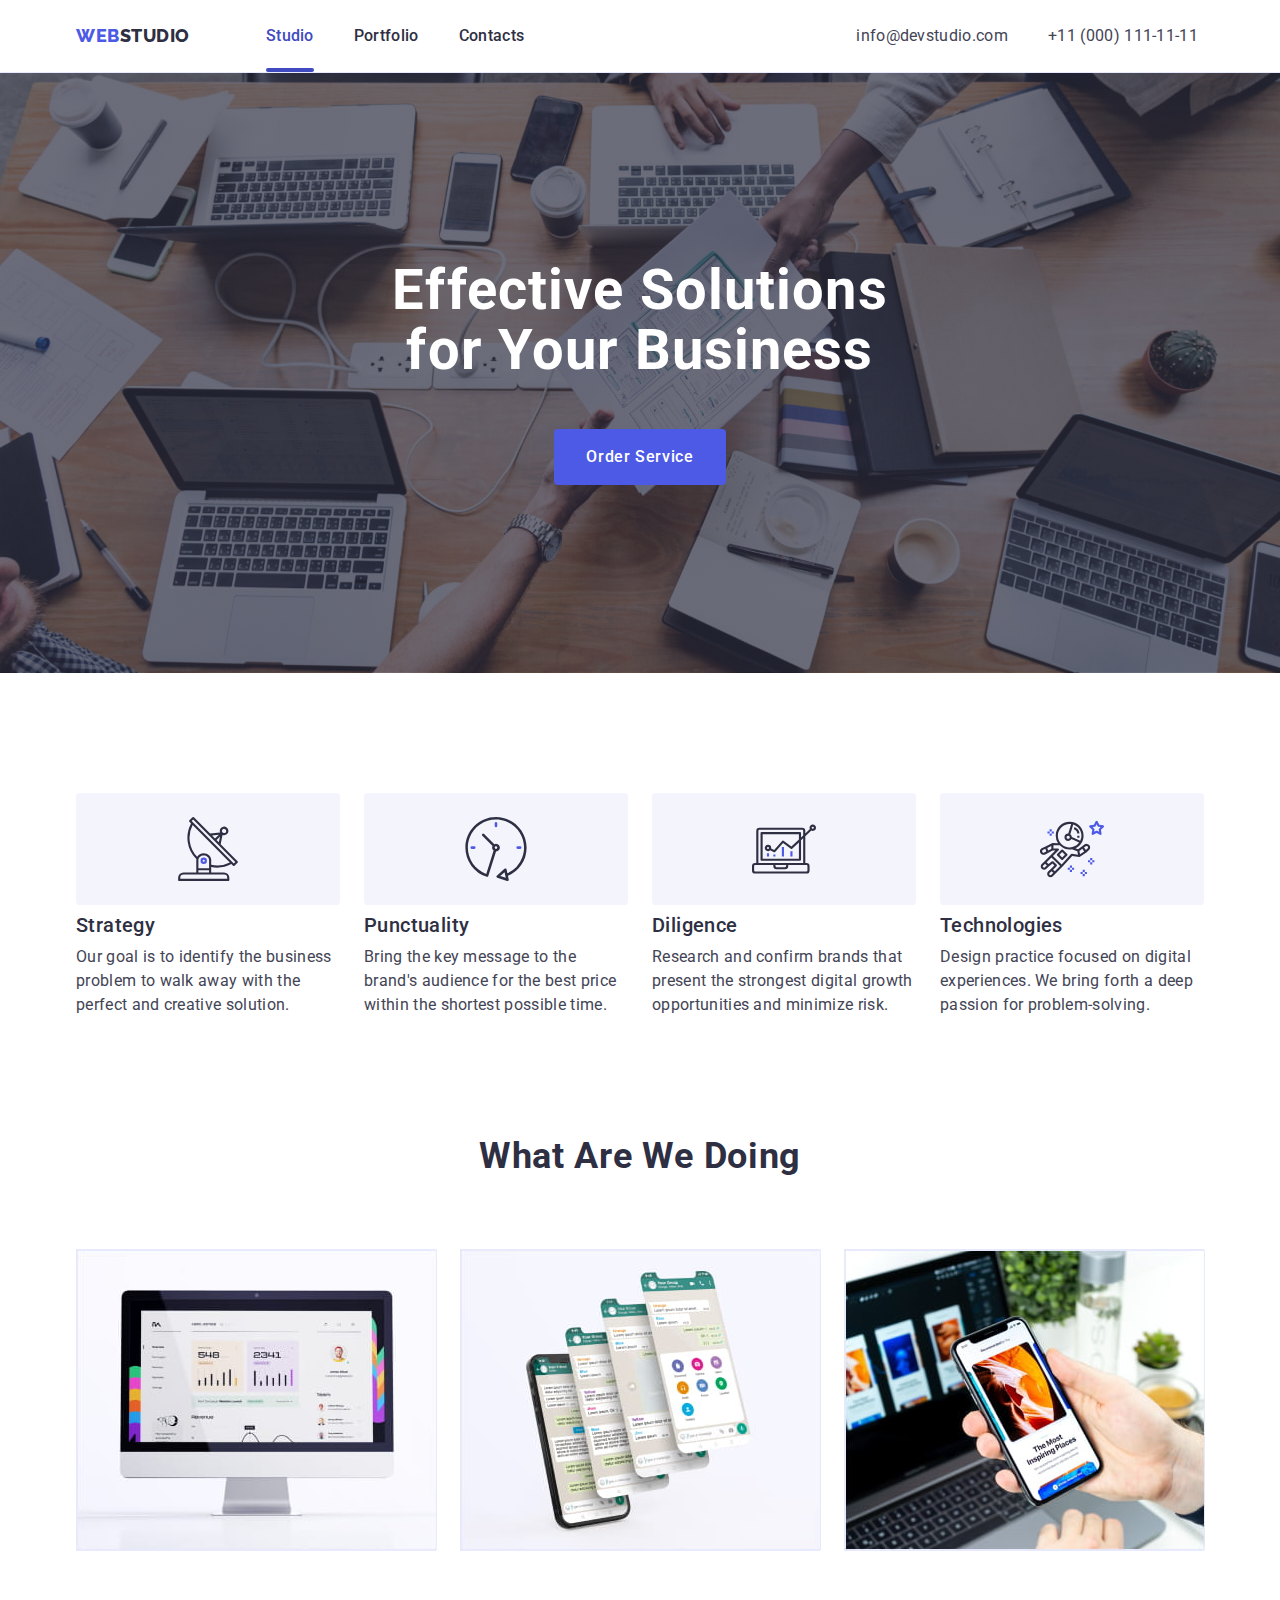
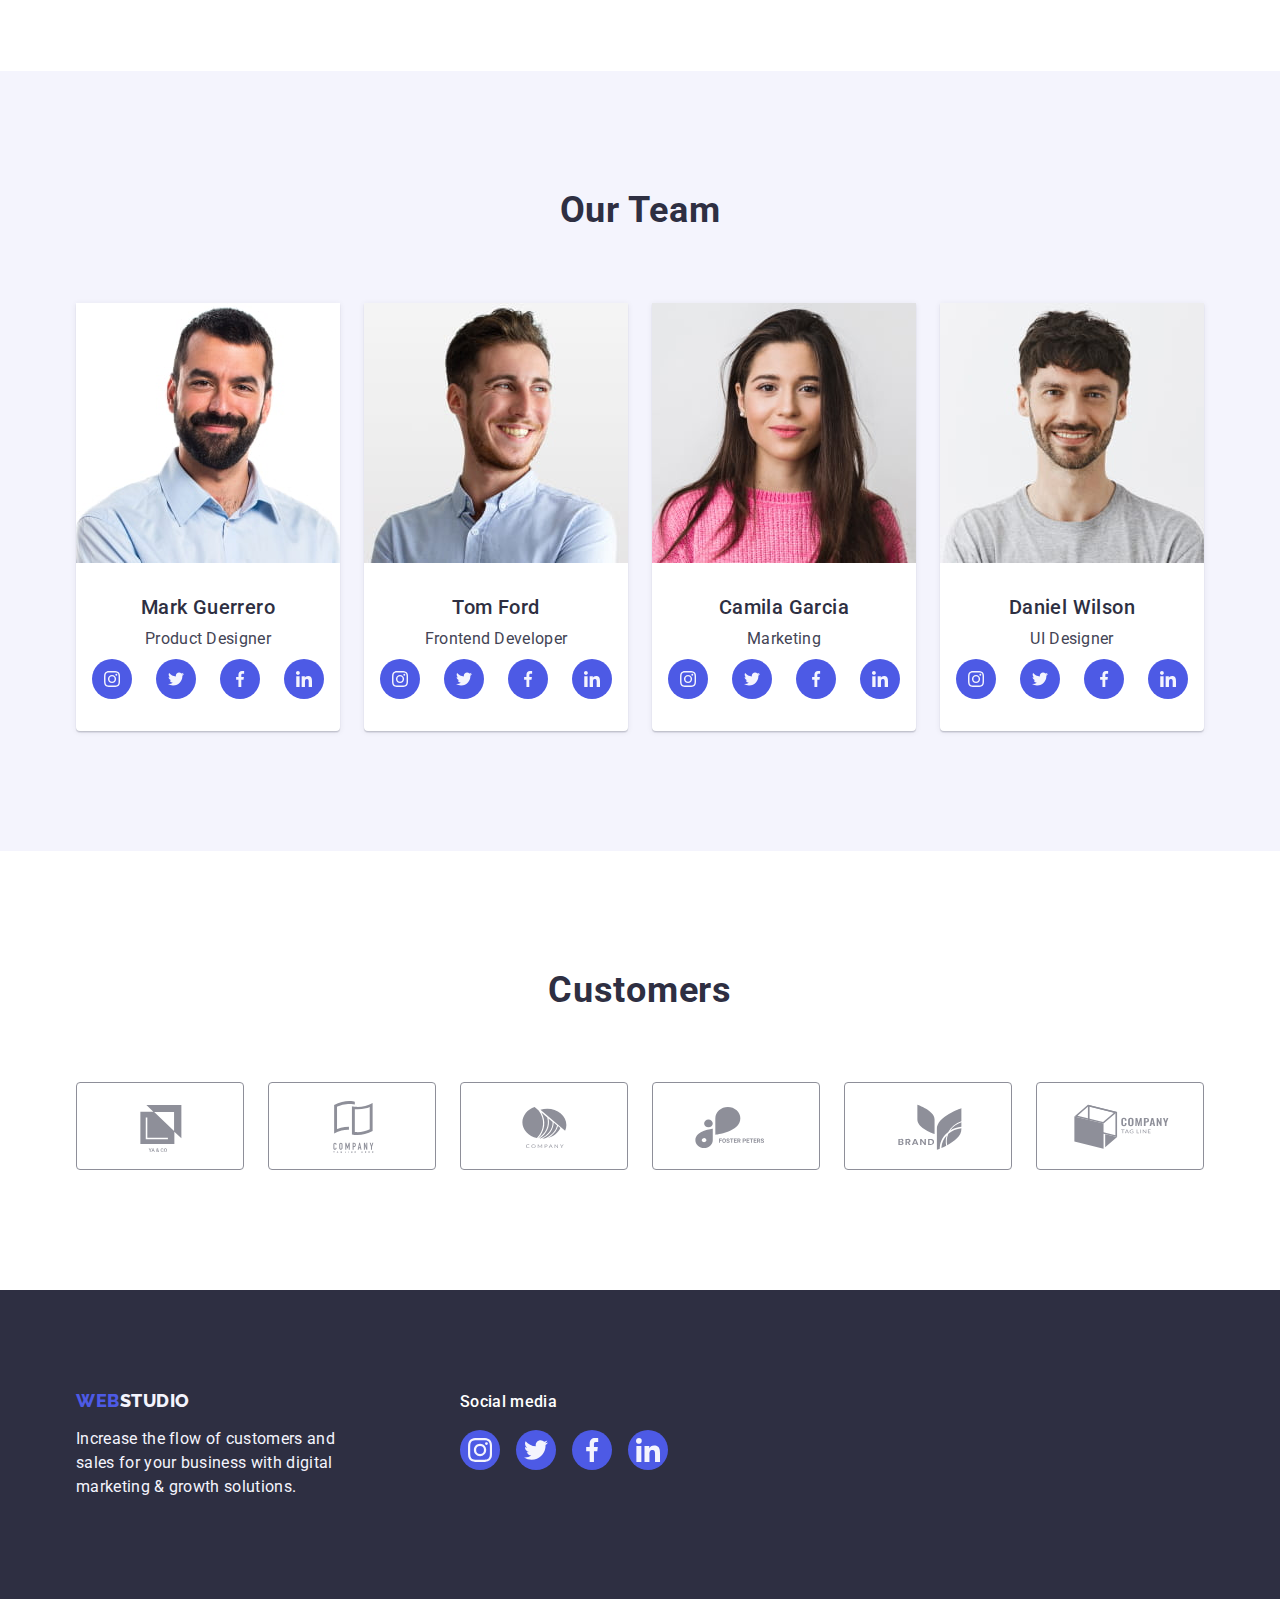
<file: index.html>
<!DOCTYPE html>
<html lang="en">
  <head>
    <meta charset="UTF-8" />
    <meta http-equiv="X-UA-Compatible" content="IE=edge" />
    <meta name="viewport" content="width=, initial-scale=1.0" />
    <link rel="preconnect" href="https://fonts.googleapis.com" />
    <link rel="preconnect" href="https://fonts.gstatic.com" crossorigin />
    <link
      href="https://fonts.googleapis.com/css2?family=Raleway:wght@800&family=Roboto:wght@400;500;700;900&display=swap"
      rel="stylesheet"
    />
    <link
      rel="stylesheet"
      href="https://cdn.jsdelivr.net/npm/modern-normalize@1.1.0/modern-normalize.min.css"
    />
    <link rel="stylesheet" href="./css/styles.css" />
    <title>WebStudio</title>
  </head>
  <body>
    <!--
      /** 
      |============================ 
      | HEADER
      |============================ 
       */ 
      -->

    <header class="header">
      <div class="header-container container">
        <nav class="navigation">
          <a href="./index.html" class="header-logo link"
            >Web<span class="logo-s">Studio</span></a
          >
          <ul class="header-list list">
            <li>
              <a href="./index.html" class="nav-link current link">Studio</a>
            </li>
            <li>
              <a href="./portfolio.html" class="nav-link link">Portfolio</a>
            </li>
            <li>
              <a href="" class="nav-link link">Contacts</a>
            </li>
          </ul>
        </nav>
        <address class="addres">
          <ul class="addres-list list">
            <li>
              <a
                href="mailto:info@devstudio.com"
                target="_blank"
                class="addres-link link"
                >info@devstudio.com</a
              >
            </li>
            <li>
              <a
                href="tel:+110001111111"
                target="_blank"
                class="addres-link link"
                >+11 (000) 111-11-11</a
              >
            </li>
          </ul>
        </address>
      </div>
    </header>
    <!--
    /**
    |============================ 
    | MAIN 
    |============================ 
    */
  -->
    <main>
      <!--
       /**
      |============================ 
      | FIRST SECTION 
      |============================ 
      */
    -->
      <section class="section-bg-dr">
        <div class="container container-01">
          <h1 class="main-title">Effective Solutions for Your Business</h1>
          <button class="btn-main" type="button" data-modal-open>
            Order Service
          </button>
        </div>
      </section>
      <!-- 
      /** 
      |============================ 
      | SECOND SECTION 
      |============================ 
      */
    -->
      <section class="section">
        <div class="container">
          <h2 class="visually-hidden">Our characteristics</h2>
          <ul class="list container-chr">
            <li class="list-item-chr">
              <div class="cont-chr">
                <svg class="chr-icon" width="64" height="64">
                  <use href="./images/icons.svg#icon-antenna"></use>
                </svg>
              </div>
              <h3 class="title-chr">Strategy</h3>
              <p class="text-chr">
                Our goal is to identify the business problem to walk away with
                the perfect and creative solution.
              </p>
            </li>
            <li class="list-item-chr">
              <div class="cont-chr">
                <svg class="chr-icon" width="64" height="64">
                  <use href="./images/icons.svg#icon-clock"></use>
                </svg>
              </div>
              <h3 class="title-chr">Punctuality</h3>
              <p class="text-chr">
                Bring the key message to the brand's audience for the best price
                within the shortest possible time.
              </p>
            </li>
            <li class="list-item-chr">
              <div class="cont-chr">
                <svg class="chr-icon" width="64" height="64">
                  <use href="./images/icons.svg#icon-diagram"></use>
                </svg>
              </div>
              <h3 class="title-chr">Diligence</h3>
              <p class="text-chr">
                Research and confirm brands that present the strongest digital
                growth opportunities and minimize risk.
              </p>
            </li>
            <li class="list-item-chr">
              <div class="cont-chr">
                <svg class="chr-icon" width="64" height="64">
                  <use href="./images/icons.svg#icon-astronaut"></use>
                </svg>
              </div>
              <h3 class="title-chr">Technologies</h3>
              <p class="text-chr">
                Design practice focused on digital experiences. We bring forth a
                deep passion for problem-solving.
              </p>
            </li>
          </ul>
        </div>
      </section>
      <!--
       /** 
      |============================ 
      | THIRD SECTION 
      |============================ 
      */
    -->
      <section class="section-thr">
        <div class="container">
          <h2 class="title-second title-second-exmpl">What are we doing</h2>
          <ul class="list container-exmpl">
            <li class="list-item-exmpl">
              <img
                src="./images/offers/img-1.jpg"
                alt="PC similar to MAC"
                width="360"
                height="300"
              />
            </li>
            <li class="list-item-exmpl">
              <img
                src="./images/offers/img-2.jpg"
                alt="phone with many backgrounds"
                width="360"
                height="300"
              />
            </li>
            <li class="list-item-exmpl">
              <img
                src="./images/offers/img-3.jpg"
                alt="phone near PC"
                width="360"
                height="300"
              />
            </li>
          </ul>
        </div>
      </section>
      <!-- 
      /** 
      |============================ 
      | FOURTH SECTION 
      |============================ 
      */
    -->
      <section class="section-bg-lgt section">
        <div class="container">
          <h2 class="title-second">Our Team</h2>
          <ul class="list container-team">
            <li class="point-team">
              <img
                src="./images/Team/img-1.jpg"
                alt="man"
                width="264"
                height="260"
                class="same-img"
              />
              <div class="img-content">
                <h3 class="title-team">Mark Guerrero</h3>
                <p class="text-team">Product Designer</p>
                <ul class="social-list list">
                  <li class="social-item">
                    <a
                      href="https://instagram.com"
                      class="social-link link"
                      target="_blank"
                      rel="noopener noreferrer"
                      aria-label="Instagram icon"
                    >
                      <svg class="social-icon" width="16" height="16">
                        <use href="./images/icons.svg#icon-instagram"></use>
                      </svg>
                    </a>
                  </li>
                  <li class="social-item">
                    <a
                      href="https://twitter.com"
                      class="social-link link"
                      target="_blank"
                      rel="noopener noreferrer"
                      aria-label="Twitter icon"
                    >
                      <svg class="social-icon" width="16" height="16">
                        <use href="./images/icons.svg#icon-twitter"></use>
                      </svg>
                    </a>
                  </li>
                  <li class="social-item">
                    <a
                      class="social-link link"
                      href="https://facebook.com"
                      target="_blank"
                      rel="noopener noreferrer"
                      aria-label="Facebook icon"
                    >
                      <svg class="social-icon" width="16" height="16">
                        <use href="./images/icons.svg#icon-facebook"></use>
                      </svg>
                    </a>
                  </li>
                  <li class="social-item">
                    <a
                      href="https://linkedin.com"
                      class="social-link link"
                      target="_blank"
                      rel="noopener noreferrer"
                      aria-label="Linkedin icon"
                    >
                      <svg class="social-icon" width="16" height="16">
                        <use href="./images/icons.svg#icon-linkedin"></use>
                      </svg>
                    </a>
                  </li>
                </ul>
              </div>
            </li>
            <li class="point-team">
              <img
                src="./images/Team/img-2.jpg"
                alt="man"
                width="264"
                height="260"
                class="same-img"
              />
              <div class="img-content">
                <h3 class="title-team">Tom Ford</h3>
                <p class="text-team">Frontend Developer</p>
                <ul class="social-list list">
                  <li class="social-item">
                    <a
                      href="https://instagram.com"
                      class="social-link link"
                      target="_blank"
                      rel="noopener noreferrer"
                      aria-label="Instagram icon"
                    >
                      <svg class="social-icon" width="16" height="16">
                        <use href="./images/icons.svg#icon-instagram"></use>
                      </svg>
                    </a>
                  </li>
                  <li class="social-item">
                    <a
                      href="https://twitter.com"
                      class="social-link link"
                      target="_blank"
                      rel="noopener noreferrer"
                      aria-label="Twitter icon"
                    >
                      <svg class="social-icon" width="16" height="16">
                        <use href="./images/icons.svg#icon-twitter"></use>
                      </svg>
                    </a>
                  </li>
                  <li class="social-item">
                    <a
                      class="social-link link"
                      href="https://facebook.com"
                      target="_blank"
                      rel="noopener noreferrer"
                      aria-label="Facebook icon"
                    >
                      <svg class="social-icon" width="16" height="16">
                        <use href="./images/icons.svg#icon-facebook"></use>
                      </svg>
                    </a>
                  </li>
                  <li class="social-item">
                    <a
                      href="https://linkedin.com"
                      class="social-link link"
                      target="_blank"
                      rel="noopener noreferrer"
                      aria-label="Linkedin icon"
                    >
                      <svg class="social-icon" width="16" height="16">
                        <use href="./images/icons.svg#icon-linkedin"></use>
                      </svg>
                    </a>
                  </li>
                </ul>
              </div>
            </li>
            <li class="point-team">
              <img
                src="./images/Team/img-3.jpg"
                alt="woman"
                width="264"
                height="260"
                class="same-img"
              />
              <div class="img-content">
                <h3 class="title-team">Camila Garcia</h3>
                <p class="text-team">Marketing</p>
                <ul class="social-list list">
                  <li class="social-item">
                    <a
                      href="https://instagram.com"
                      class="social-link link"
                      target="_blank"
                      rel="noopener noreferrer"
                      aria-label="Instagram icon"
                    >
                      <svg class="social-icon" width="16" height="16">
                        <use href="./images/icons.svg#icon-instagram"></use>
                      </svg>
                    </a>
                  </li>
                  <li class="social-item">
                    <a
                      href="https://twitter.com"
                      class="social-link link"
                      target="_blank"
                      rel="noopener noreferrer"
                      aria-label="Twitter icon"
                    >
                      <svg class="social-icon" width="16" height="16">
                        <use href="./images/icons.svg#icon-twitter"></use>
                      </svg>
                    </a>
                  </li>
                  <li class="social-item">
                    <a
                      class="social-link link"
                      href="https://facebook.com"
                      target="_blank"
                      rel="noopener noreferrer"
                      aria-label="Facebook icon"
                    >
                      <svg class="social-icon" width="16" height="16">
                        <use href="./images/icons.svg#icon-facebook"></use>
                      </svg>
                    </a>
                  </li>
                  <li class="social-item">
                    <a
                      href="https://linkedin.com"
                      class="social-link link"
                      target="_blank"
                      rel="noopener noreferrer"
                      aria-label="Linkedin icon"
                    >
                      <svg class="social-icon" width="16" height="16">
                        <use href="./images/icons.svg#icon-linkedin"></use>
                      </svg>
                    </a>
                  </li>
                </ul>
              </div>
            </li>
            <li class="point-team">
              <img
                src="./images/Team/img-4.jpg"
                alt="man"
                width="264"
                height="260"
                class="same-img"
              />
              <div class="img-content">
                <h3 class="title-team">Daniel Wilson</h3>
                <p class="text-team">UI Designer</p>
                <ul class="social-list list">
                  <li class="social-item">
                    <a
                      href="https://instagram.com"
                      class="social-link link"
                      target="_blank"
                      rel="noopener noreferrer"
                      aria-label="Instagram icon"
                    >
                      <svg class="social-icon" width="16" height="16">
                        <use href="./images/icons.svg#icon-instagram"></use>
                      </svg>
                    </a>
                  </li>
                  <li class="social-item">
                    <a
                      href="https://twitter.com"
                      class="social-link link"
                      target="_blank"
                      rel="noopener noreferrer"
                      aria-label="Twitter icon"
                    >
                      <svg class="social-icon" width="16" height="16">
                        <use href="./images/icons.svg#icon-twitter"></use>
                      </svg>
                    </a>
                  </li>
                  <li class="social-item">
                    <a
                      class="social-link link"
                      href="https://facebook.com"
                      target="_blank"
                      rel="noopener noreferrer"
                      aria-label="Facebook icon"
                    >
                      <svg class="social-icon" width="16" height="16">
                        <use href="./images/icons.svg#icon-facebook"></use>
                      </svg>
                    </a>
                  </li>
                  <li class="social-item">
                    <a
                      href="https://linkedin.com"
                      class="social-link link"
                      target="_blank"
                      rel="noopener noreferrer"
                      aria-label="Linkedin icon"
                    >
                      <svg class="social-icon" width="16" height="16">
                        <use href="./images/icons.svg#icon-linkedin"></use>
                      </svg>
                    </a>
                  </li>
                </ul>
              </div>
            </li>
          </ul>
        </div>
      </section>
      <!-- 
      /** 
      |============================ 
      | FIFTH SECTION 
      |============================ 
      */
      -->
      <section class="section-fifth section">
        <div class="container container-fifth">
          <h2 class="title-second">Customers</h2>
          <ul class="client-list list">
            <li class="client-item">
              <a href="" class="client-link link">
                <svg class="client-icon" width="104" height="56">
                  <use href="./images/icons.svg#icon-Logo"></use></svg
              ></a>
            </li>
            <li class="client-item">
              <a href="" class="client-link link">
                <svg class="client-icon" width="104" height="56">
                  <use href="./images/icons.svg#icon-Logo-1"></use></svg
              ></a>
            </li>
            <li class="client-item">
              <a href="" class="client-link link">
                <svg class="client-icon" width="104" height="56">
                  <use href="./images/icons.svg#icon-Logo-2"></use></svg
              ></a>
            </li>
            <li class="client-item">
              <a href="" class="client-link link">
                <svg class="client-icon" width="104" height="56">
                  <use href="./images/icons.svg#icon-Logo-3"></use></svg
              ></a>
            </li>
            <li class="client-item">
              <a href="" class="client-link link">
                <svg class="client-icon" width="104" height="56">
                  <use href="./images/icons.svg#icon-Logo-4"></use></svg
              ></a>
            </li>
            <li class="client-item">
              <a href="" class="client-link link">
                <svg class="client-icon" width="104" height="56">
                  <use href="./images/icons.svg#icon-Logo-5"></use></svg
              ></a>
            </li>
          </ul>
        </div>
      </section>
    </main>
    <!-- 
    /** 
    |============================ 
    | FOOTER 
    |============================ 
    */
  -->
    <footer class="footer">
      <div class="container container-footer">
        <div class="container-left">
          <a href="./index.html" class="logo-footer link link-footer"
            >Web<span class="nav-link-f">Studio</span></a
          >
          <p class="footer-text">
            Increase the flow of customers and sales for your business with
            digital marketing & growth solutions.
          </p>
        </div>
        <div class="container-right">
          <p class="footer-text footer-text-s">Social media</p>
          <ul class="social-list list">
            <li class="social-item">
              <a
                href="https://instagram.com"
                class="social-link-f link"
                target="_blank"
                rel="noopener noreferrer"
                aria-label="Instagram icon"
              >
                <svg class="social-icon" width="24" height="24">
                  <use href="./images/icons.svg#icon-instagram"></use>
                </svg>
              </a>
            </li>
            <li class="social-item">
              <a
                href="https://twitter.com"
                class="social-link-f link"
                target="_blank"
                rel="noopener noreferrer"
                aria-label="Twitter icon"
              >
                <svg class="social-icon" width="24" height="24">
                  <use href="./images/icons.svg#icon-twitter"></use>
                </svg>
              </a>
            </li>
            <li class="social-item">
              <a
                class="social-link-f link"
                href="https://facebook.com"
                target="_blank"
                rel="noopener noreferrer"
                aria-label="Facebook icon"
              >
                <svg class="social-icon" width="24" height="24">
                  <use href="./images/icons.svg#icon-facebook"></use>
                </svg>
              </a>
            </li>
            <li class="social-item">
              <a
                href="https://linkedin.com"
                class="social-link-f link"
                target="_blank"
                rel="noopener noreferrer"
                aria-label="Linkedin icon"
              >
                <svg class="social-icon" width="24" height="24">
                  <use href="./images/icons.svg#icon-linkedin"></use>
                </svg>
              </a>
            </li>
          </ul>
        </div>
      </div>
    </footer>
    <!-- /**
  |============================
  | MODAL ICON
  |============================
*/ -->
    <div class="backdrop is-hidden" data-modal>
      <div class="modal">
        <button class="modal-btn" type="button" data-modal-close>
          <svg class="modal-icon" width="8" height="8">
            <use href="./images/icons.svg#icon-cross"></use>
          </svg>
        </button>
        <strong class="modal-title"
          >Leave your contacts and we will call you back</strong
        >
        <form name="modal-form">
          <label class="modal-form-label">
            Name
            <div class="modal-form-field">
              <input class="modal-form-input" type="text" name="user_name" />
              <svg class="modal-form-icon" width="12" height="12">
                <use href=""></use>
              </svg>
            </div>
          </label>
          <label class="modal-form-label">
            Phone
            <div class="modal-form-field">
              <input class="modal-form-input" type="tel" name="user_tel" />
              <svg class="modal-form-icon" width="12" height="12">
                <use href=""></use>
              </svg>
            </div>
          </label>
          <label class="modal-form-label">
            Email
            <div class="modal-form-field">
              <input class="modal-form-input" type="email" name="user_email" />
              <svg class="modal-form-icon" width="12" height="12">
                <use href=""></use>
              </svg>
            </div>
          </label>
          <label class="modal-form-label">
            Comment
            <textarea
              class="modal-form-message"
              name="user_comment"
              rows="5"
              placeholder="Text input"
            ></textarea>
          </label>
          <label class="modal-form-agreement">
            <input class="modal-form-agreement-box" type="checkbox" />
            <span class="modal-form-agreement-text"
              >I accept the terms and conditions of the
              <a href="" class="modal-form-agreement-link"
                >Privacy Policy</a
              ></span
            >
          </label>
          <button class="modal-btn-s" type="submit">Send</button>
        </form>
      </div>
    </div>
    <script src="./js/modal.js"></script>
  </body>
</html>
</file>
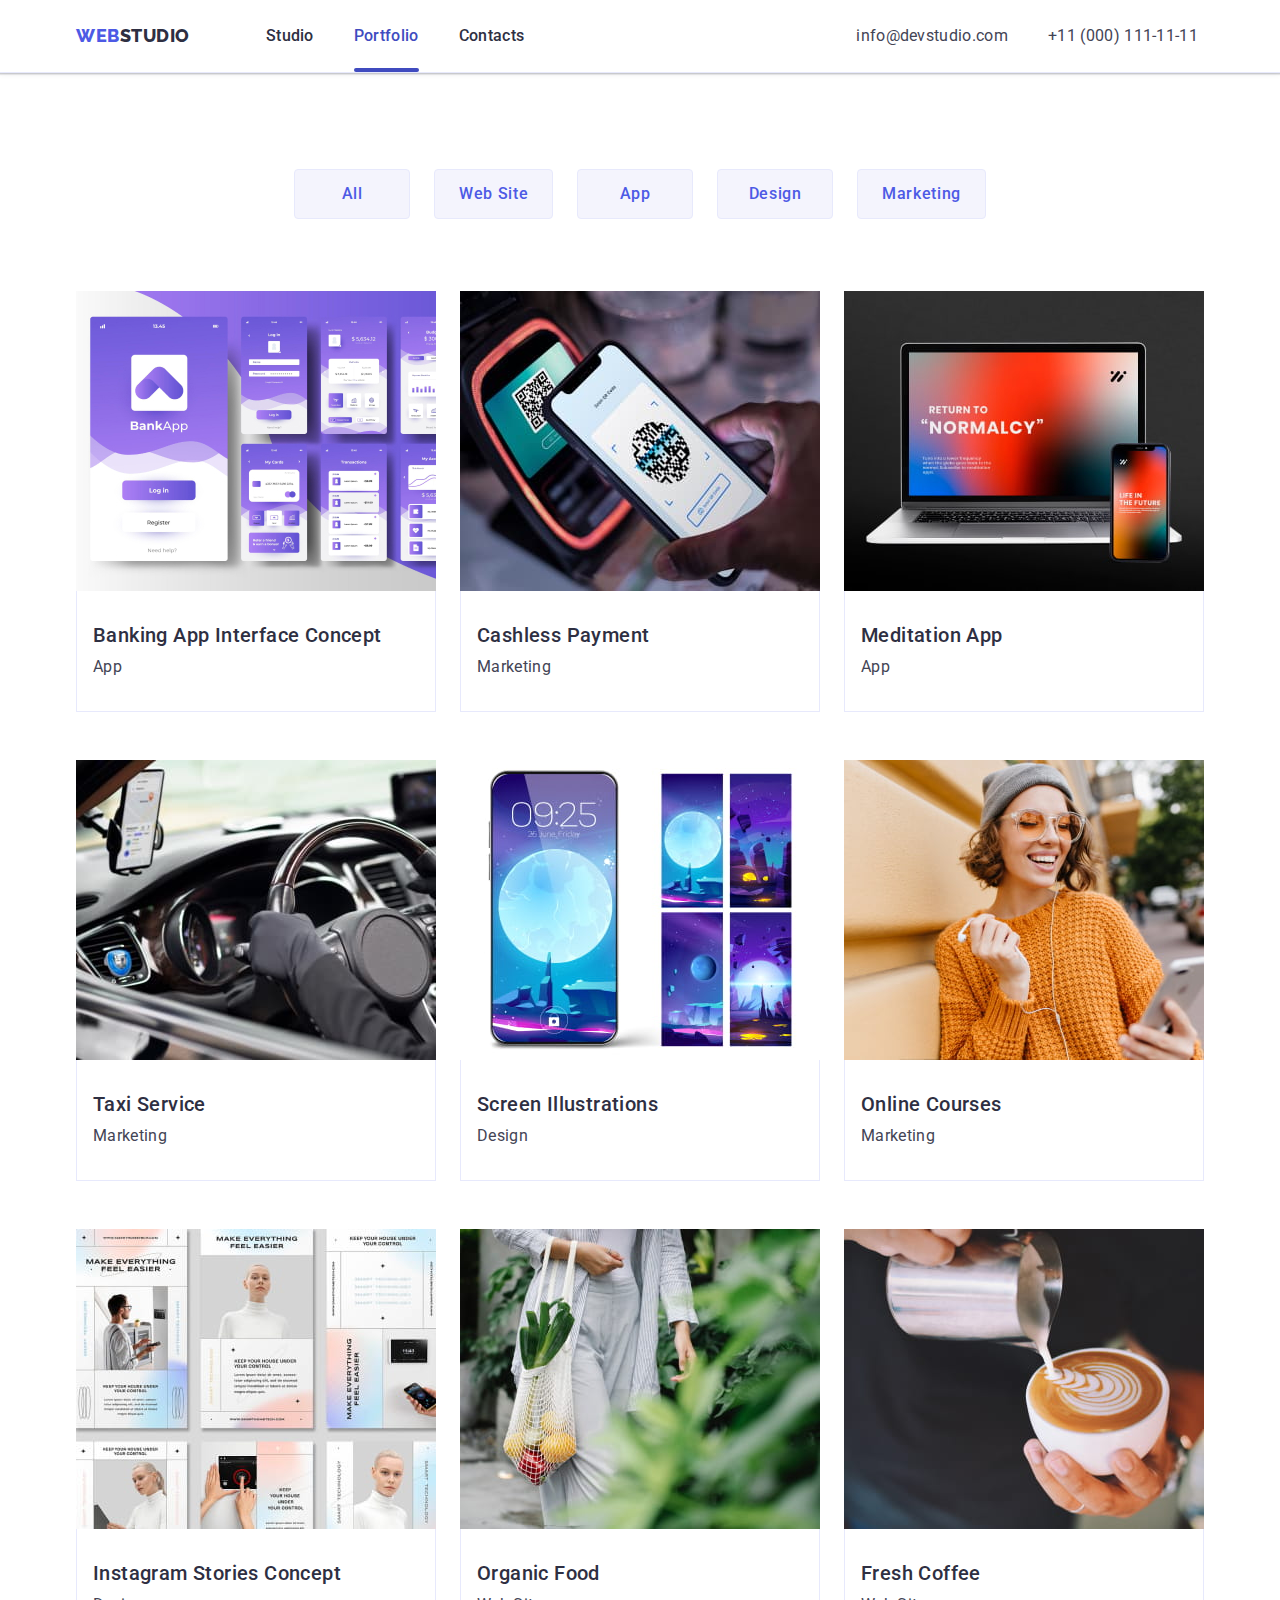
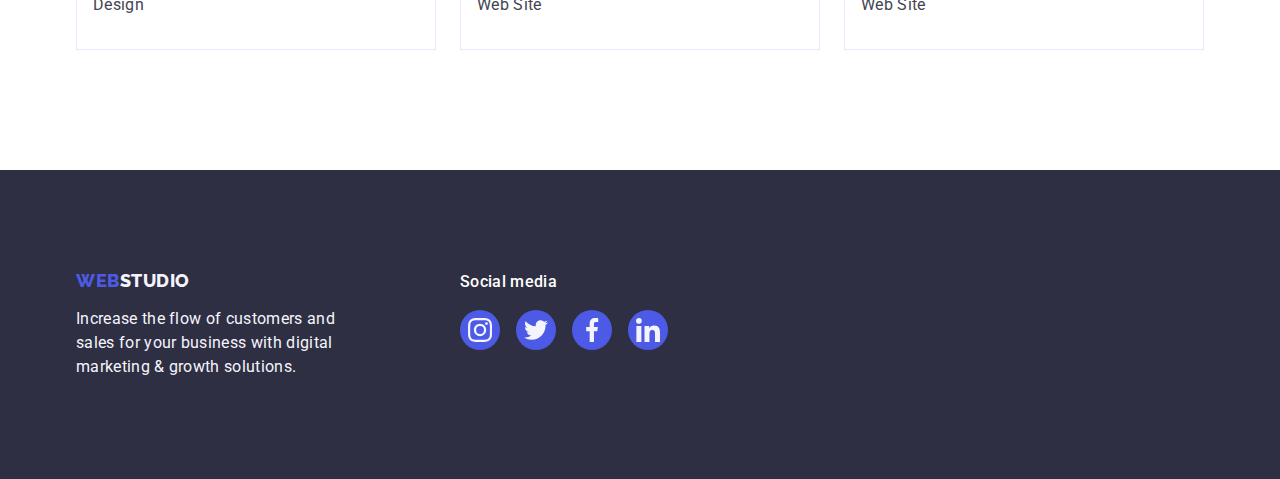
<file: portfolio.html>
<!DOCTYPE html>
<html lang="en">
  <head>
    <meta charset="UTF-8" />
    <meta http-equiv="X-UA-Compatible" content="IE=edge" />
    <meta name="viewport" content="width=device-width, initial-scale=1.0" />
    <link rel="preconnect" href="https://fonts.googleapis.com" />
    <link rel="preconnect" href="https://fonts.gstatic.com" crossorigin />
    <link
      href="https://fonts.googleapis.com/css2?family=Raleway:wght@800&family=Roboto:wght@400;500;700;900&display=swap"
      rel="stylesheet"
    />
    <link
      rel="stylesheet"
      href="https://cdn.jsdelivr.net/npm/modern-normalize@1.1.0/modern-normalize.min.css"
    />
    <link rel="stylesheet" href="./css/styles.css" />
    <title>Portfolio</title>
  </head>
  <body>
    <!--/** |============================ |
       HEADER
       |============================ */ -->
    <header class="header">
      <div class="header-container container">
        <nav class="navigation">
          <a href="./index.html" class="header-logo link"
            >Web<span class="logo-s">Studio</span></a
          >
          <ul class="header-list list">
            <li>
              <a href="./index.html" class="nav-link link">Studio</a>
            </li>
            <li>
              <a href="./portfolio.html" class="nav-link current link"
                >Portfolio</a
              >
            </li>
            <li>
              <a href="" class="nav-link link">Contacts</a>
            </li>
          </ul>
        </nav>
        <address class="addres">
          <ul class="addres-list list">
            <li>
              <a
                href="mailto:info@devstudio.com"
                target="_blank"
                class="addres-link link"
                >info@devstudio.com</a
              >
            </li>
            <li>
              <a
                href="tel:+110001111111"
                target="_blank"
                class="addres-link link"
                >+11 (000) 111-11-11</a
              >
            </li>
          </ul>
        </address>
      </div>
    </header>
    <!-- 
    /** 
    |============================ |
     MAIN 
    |============================ 
    */
  -->
    <main>
      <!-- /** 
      |============================ |
       FIRST SECTION 
      |============================ 
      */-->
      <section class="section-p">
        <div class="container">
          <h1 class="visually-hidden">Portfolio</h1>
          <ul class="list portfolio-container-btn">
            <li><button type="button" class="btn-portfolio">All</button></li>
            <li>
              <button type="button" class="btn-portfolio">Web Site</button>
            </li>
            <li><button type="button" class="btn-portfolio">App</button></li>
            <li><button type="button" class="btn-portfolio">Design</button></li>
            <li>
              <button type="button" class="btn-portfolio">Marketing</button>
            </li>
          </ul>
          <ul class="list portfolio-container-img">
            <li class="project-cards">
              <a href="" class="link-portfolio link">
                <div class="img-box">
                  <img
                    src="./images/Portfolio/img-1.jpg"
                    alt="Banking App Interface Concept"
                    width="360"
                    height="300"
                    class="same-img-p"
                  />
                  <div class="overlay">
                    <p class="overlay-txt">
                      14 Stylish and User-Friendly App Design Concepts · Task
                      Manager App · Calorie Tracker App · Exotic Fruit Ecommerce
                      App · Cloud Storage App
                    </p>
                  </div>
                </div>
                <div class="img-content-p">
                  <h2 class="title-portfolio">Banking App Interface Concept</h2>
                  <p class="text-portfolio">App</p>
                </div>
              </a>
            </li>
            <li class="project-cards">
              <a href="" class="link link-portfolio">
                <div class="img-box">
                  <img
                    src="./images/Portfolio/img-2.jpg"
                    alt="Cashless Payment"
                    width="360"
                    height="300"
                    class="same-img-p"
                  />
                  <div class="overlay">
                    <p class="overlay-txt">
                      14 Stylish and User-Friendly App Design Concepts · Task
                      Manager App · Calorie Tracker App · Exotic Fruit Ecommerce
                      App · Cloud Storage App
                    </p>
                  </div>
                </div>
                <div class="img-content-p">
                  <h2 class="title-portfolio">Cashless Payment</h2>
                  <p class="text-portfolio">Marketing</p>
                </div>
              </a>
            </li>
            <li class="project-cards">
              <a href="" class="link link-portfolio">
                <div class="img-box">
                  <img
                    src="./images/Portfolio/img-3.jpg"
                    alt="Laptop with phone"
                    width="360"
                    height="300"
                    class="same-img-p"
                  />
                  <div class="overlay">
                    <p class="overlay-txt">
                      14 Stylish and User-Friendly App Design Concepts · Task
                      Manager App · Calorie Tracker App · Exotic Fruit Ecommerce
                      App · Cloud Storage App
                    </p>
                  </div>
                </div>
                <div class="img-content-p">
                  <h2 class="title-portfolio">Meditation App</h2>
                  <p class="text-portfolio">App</p>
                </div>
              </a>
            </li>
            <li class="project-cards">
              <a href="" class="link link-portfolio">
                <div class="img-box">
                  <img
                    src="./images/Portfolio/img-4.jpg"
                    alt="Taxi Service"
                    width="360"
                    height="300"
                    class="same-img-p"
                  />
                  <div class="overlay">
                    <p class="overlay-txt">
                      14 Stylish and User-Friendly App Design Concepts · Task
                      Manager App · Calorie Tracker App · Exotic Fruit Ecommerce
                      App · Cloud Storage App
                    </p>
                  </div>
                </div>
                <div class="img-content-p">
                  <h2 class="title-portfolio">Taxi Service</h2>
                  <p class="text-portfolio">Marketing</p>
                </div>
              </a>
            </li>
            <li class="project-cards">
              <a href="" class="link link-portfolio">
                <div class="img-box">
                  <img
                    src="./images/Portfolio/img-5.jpg"
                    alt="Screen of phone"
                    width="360"
                    height="300"
                    class="same-img"
                  />
                  <div class="overlay">
                    <p class="overlay-txt">
                      14 Stylish and User-Friendly App Design Concepts · Task
                      Manager App · Calorie Tracker App · Exotic Fruit Ecommerce
                      App · Cloud Storage App
                    </p>
                  </div>
                </div>
                <div class="img-content-p">
                  <h2 class="title-portfolio">Screen Illustrations</h2>
                  <p class="text-portfolio">Design</p>
                </div>
              </a>
            </li>
            <li class="project-cards">
              <a href="" class="link link-portfolio">
                <div class="img-box">
                  <img
                    src="./images/Portfolio/img-6.jpg"
                    alt="Woman with iphone"
                    width="360"
                    height="300"
                    class="same-img-p"
                  />
                  <div class="overlay">
                    <p class="overlay-txt">
                      14 Stylish and User-Friendly App Design Concepts · Task
                      Manager App · Calorie Tracker App · Exotic Fruit Ecommerce
                      App · Cloud Storage App
                    </p>
                  </div>
                </div>
                <div class="img-content-p">
                  <h2 class="title-portfolio">Online Courses</h2>
                  <p class="text-portfolio">Marketing</p>
                </div>
              </a>
            </li>
            <li class="project-cards">
              <a href="" class="link link-portfolio">
                <div class="img-box">
                  <img
                    src="./images/Portfolio/img-7.jpg"
                    alt="Instagram Stories Concept"
                    width="360"
                    height="300"
                    class="same-img-p"
                  />
                  <div class="overlay">
                    <p class="overlay-txt">
                      14 Stylish and User-Friendly App Design Concepts · Task
                      Manager App · Calorie Tracker App · Exotic Fruit Ecommerce
                      App · Cloud Storage App
                    </p>
                  </div>
                </div>
                <div class="img-content-p">
                  <h2 class="title-portfolio">Instagram Stories Concept</h2>
                  <p class="text-portfolio">Design</p>
                </div>
              </a>
            </li>
            <li class="project-cards">
              <a href="" class="link link-portfolio">
                <div class="img-box">
                  <img
                    src="./images/Portfolio/img-8.jpg"
                    alt="Woman with vegetables"
                    width="360"
                    height="300"
                    class="same-img-p"
                  />
                  <div class="overlay">
                    <p class="overlay-txt">
                      14 Stylish and User-Friendly App Design Concepts · Task
                      Manager App · Calorie Tracker App · Exotic Fruit Ecommerce
                      App · Cloud Storage App
                    </p>
                  </div>
                </div>
                <div class="img-content-p">
                  <h2 class="title-portfolio">Organic Food</h2>
                  <p class="text-portfolio">Web Site</p>
                </div>
              </a>
            </li>
            <li class="project-cards">
              <a href="" class="link link-portfolio">
                <div class="img-box">
                  <img
                    src="./images/Portfolio/img-9.jpg"
                    alt="Barista with Coffee"
                    width="360"
                    height="300"
                    class="same-img-p"
                  />
                  <div class="overlay">
                    <p class="overlay-txt">
                      14 Stylish and User-Friendly App Design Concepts · Task
                      Manager App · Calorie Tracker App · Exotic Fruit Ecommerce
                      App · Cloud Storage App
                    </p>
                  </div>
                </div>
                <div class="img-content-p">
                  <h2 class="title-portfolio">Fresh Coffee</h2>
                  <p class="text-portfolio">Web Site</p>
                </div>
              </a>
            </li>
          </ul>
        </div>
      </section>
    </main>
    <!-- 
    /** 
    |============================ 
    | FOOTER 
    |============================ */
  -->
    <footer class="footer">
      <div class="container container-footer">
        <div class="container-left">
          <a href="./index.html" class="logo-footer link link-footer"
            >Web<span class="nav-link-f">Studio</span></a
          >
          <p class="footer-text">
            Increase the flow of customers and sales for your business with
            digital marketing & growth solutions.
          </p>
        </div>
        <div class="container-right">
          <p class="footer-text footer-text-s">Social media</p>
          <ul class="social-list list">
            <li class="social-item">
              <a
                href="https://instagram.com"
                class="social-link-f link"
                target="_blank"
                rel="noopener noreferrer"
                aria-label="Instagram icon"
              >
                <svg class="social-icon" width="24" height="24">
                  <use href="./images/icons.svg#icon-instagram"></use>
                </svg>
              </a>
            </li>
            <li class="social-item">
              <a
                href="https://twitter.com"
                class="social-link-f link"
                target="_blank"
                rel="noopener noreferrer"
                aria-label="Twitter icon"
              >
                <svg class="social-icon" width="24" height="24">
                  <use href="./images/icons.svg#icon-twitter"></use>
                </svg>
              </a>
            </li>
            <li class="social-item">
              <a
                class="social-link-f link"
                href="https://facebook.com"
                target="_blank"
                rel="noopener noreferrer"
                aria-label="Facebook icon"
              >
                <svg class="social-icon" width="24" height="24">
                  <use href="./images/icons.svg#icon-facebook"></use>
                </svg>
              </a>
            </li>
            <li class="social-item">
              <a
                href="https://linkedin.com"
                class="social-link-f link"
                target="_blank"
                rel="noopener noreferrer"
                aria-label="Linkedin icon"
              >
                <svg class="social-icon" width="24" height="24">
                  <use href="./images/icons.svg#icon-linkedin"></use>
                </svg>
              </a>
            </li>
          </ul>
        </div>
      </div>
    </footer>

    <script src="./js/modal.js"></script>
  </body>
</html>
</file>
<file: css/styles.css>
:root {
  --bg-dr: #2e2f42;
  --bg-lgt: #f4f4fd;
  --bg-dr-txt: #f4f4fd;
  --primary-text-color: #434455;
  --title-text-color: #2e2f42;
  --txt-btn: #4d5ae5;
  --bg-btn-h: #404bbf;
  --bg-btn: #4d5ae5;
  --bg-soc: #4d5ae5;
  --bg-soc-f-h: #404bbf;
  --transition-time: 250ms;
  --cubic-bezier: cubic-bezier(0.4, 0, 0.2, 1);
}

body {
  font-family: 'Roboto', sans-serif;
  font-style: normal;
  letter-spacing: 0.02em;
  background-color: #fff;
  color: var(--primary-text-color);
}

/* resets */
h1,
h2,
h3,
h4,
h5,
h6,
p {
  margin: 0;
}

img {
  display: block;
}
/* changes after check-start*/
.logo-s {
  color: var(--title-text-color);
}
.link {
  text-decoration: none;
}
.link:hover {
  color: #404bbf;
}
.link:focus {
  color: #404bbf;
}
.list {
  list-style: none;
  padding: 0;
  margin: 0;
}
.point-team {
  background: #fff;
  box-shadow: 0px 1px 6px rgba(46, 47, 66, 0.08),
    0px 1px 1px rgba(46, 47, 66, 0.16), 0px 2px 1px rgba(46, 47, 66, 0.08);
  border-radius: 0px 0px 4px 4px;
}

/* changes after check-end*/

.section-bg-dr {
  margin-right: auto;
  margin-left: auto;
  max-width: 1440px;
  padding-top: 188px;
  padding-bottom: 188px;
  background-image: linear-gradient(
      rgba(46, 47, 66, 0.7),
      rgba(46, 47, 66, 0.7)
    ),
    url(../images/background-image/people-office.jpg);
  background-repeat: no-repeat;
  background-size: cover;
  background-position: center;
}
.main-title {
  color: #fff;
  font-size: 56px;
  line-height: 1.07;
  text-align: center;
  letter-spacing: 0.02em;
  max-width: 496px;
}

.btn-main {
  font-family: 'Roboto', sans-serif;
  font-size: 16px;
  line-height: 1.5;
  color: #fff;
  background-color: var(--bg-btn);
  font-weight: 500;
  letter-spacing: 0.04em;
  cursor: pointer;
  min-width: 169px;
  min-height: 56px;
  display: block;
  padding: 16px 32px;
  border-radius: 4px;
  border: none;
  height: 56px;
  transition: background-color var(--transition-time)
    cubic-bezier(0.4, 0, 0.2, 1);
}

.btn-main:hover,
.btn-main:focus {
  background-color: var(--bg-btn-h);
}

.title-second {
  font-size: 36px;
  line-height: 1.11;
  letter-spacing: 0.02em;
  text-align: center;
  text-transform: capitalize;
  color: var(--title-text-color);
  margin-bottom: 72px;
}
.section-bg-lgt {
  background-color: var(--bg-lgt);
}
.title-team {
  font-size: 20px;
  line-height: 1.2;
  text-align: center;
  font-weight: 500;
  letter-spacing: 0.02em;
  color: var(--title-text-color);
  margin-bottom: 8px;
}
.text-team {
  font-size: 16px;
  font-weight: 400;
  line-height: 1.5;
  text-align: center;
  color: var(--primary-text-color);
  margin-bottom: 8px;
}

.nav-link-f {
  color: #f4f4fd;
}

/*css to Portfolio*/

/* homework-03 */

.container {
  width: 1158px;
  margin-left: auto;
  margin-right: auto;
  padding-left: 15px;
  padding-right: 15px;
}

.section {
  padding-top: 120px;
  padding-bottom: 120px;
}
.container-01 {
  display: flex;
  align-items: center;
  flex-direction: column;
  gap: 48px;
}

.container-exmpl {
  display: flex;
  gap: 24px;
}
.container-team {
  display: flex;
  gap: 24px;
}
.img-content-p {
  padding: 32px 16px;
  border: 1px solid #e7e9fc;
  border-top: none;
}
.img-content {
  padding: 32px 0px;
  border-radius: 0px 0px 4px 4px;
}

.list-item-exmpl {
  border: 1px solid #e7e9fc;
  width: calc((100% - 3 * 16px) / 3);
}

.visually-hidden {
  position: absolute;
  width: 1px;
  height: 1px;
  margin: -1px;
  border: 0;
  padding: 0;

  white-space: nowrap;
  clip-path: inset(100%);
  clip: rect(0 0 0 0);
  overflow: hidden;
}
.section-thr {
  padding-bottom: 120px;
}
/**
  |============================
  | SOCIALS
  |============================
*/
.social-list {
  display: flex;
  justify-content: center;
  gap: 24px;
}
.social-list:not(1, 4) {
  gap: 16px;
}
.social-link {
  display: flex;
  justify-content: center;
  align-items: center;
  width: 40px;
  height: 40px;
  background-color: var(--bg-soc);
  border-radius: 50%;
  transition: background-color var(--transition-time)
    cubic-bezier(0.4, 0, 0.2, 1);
}
.social-link:hover,
.social-link:focus {
  background-color: var(--bg-soc-f-h);
}
.social-icon {
  fill: #f4f4fd;
}

/**
  |============================
  | SOCIAL END
  |============================
*/
/**
  |============================
  | HEADER
  |============================
*/
.header {
  border-bottom: 1px solid #e7e9fc;
  box-shadow: 0px 2px 1px rgba(46, 47, 66, 0.08),
    0px 1px 1px rgba(46, 47, 66, 0.16), 0px 1px 6px rgba(46, 47, 66, 0.08);
}
.header-logo {
  font-family: 'Raleway', sans-serif;
  font-size: 18px;
  font-weight: 800;
  line-height: 1.17;
  letter-spacing: 0.03em;
  text-transform: uppercase;
  color: #4d5ae5;
  display: block;
  margin-right: 76px;
  padding-top: 24px;
  padding-bottom: 24px;
}
.header-container {
  display: flex;
  align-items: center;
}
.header-list {
  display: flex;
  gap: 40px;
}
.navigation {
  display: flex;
  align-items: center;
  margin-right: 332px;
}
.addres-list {
  display: flex;
  gap: 40px;
}
.nav-link {
  display: block;
  padding-top: 24px;
  padding-bottom: 24px;

  font-size: 16px;
  line-height: 1.5;
  color: var(--title-text-color);
  font-weight: 500;
  letter-spacing: 0.02em;

  position: relative;
  transition: color var(--transition-time) cubic-bezier(0.4, 0, 0.2, 1);
}

.nav-link::after {
  display: block;
  width: 100%;
  height: 4px;
  border-radius: 2px;

  content: '';
  position: absolute;
  left: 0px;
  bottom: 0;
  transition: background-color var(--transition-time)
    cubic-bezier(0.4, 0, 0.2, 1);
}

.current.nav-link::after,
.nav-link:hover::after,
.nav-link:focus::after {
  background-color: #404bbf;
}

.current.nav-link,
.nav-link:hover,
.nav-link:focus {
  color: #404bbf;
}

.addres-link {
  display: block;
  font-size: 16px;
  line-height: 1.5;
  color: var(--primary-text-color);
  font-style: normal;
  padding-top: 24px;
  padding-bottom: 24px;
}
.addres {
  font-style: normal;
}
/**
  |============================
  | HEADER END
  |============================
*/
/**
  |============================
  | SECOND SECTION
  |============================
*/
.container-chr {
  display: flex;
  gap: 24px;
}
.list-item-chr {
  width: calc((100% - 24px * 3) / 4);
}
.title-chr {
  font-size: 20px;
  line-height: 1.2;
  color: var(--title-text-color);
  font-weight: 500;
  letter-spacing: 0.02em;
  margin-bottom: 8px;
}
.text-chr {
  font-size: 16px;
  font-weight: 400;
  line-height: 1.5;
  letter-spacing: 0.02em;
  color: var(--primary-text-color);
}

.cont-chr {
  display: flex;
  width: 264px;
  height: 112px;
  justify-content: center;
  align-items: center;
  background-color: #f4f4fd;
  border-radius: 4px;
  margin-bottom: 8px;
}
/**
  |============================
  | SECOND SECTION END
  |============================
*/
/**
  |============================
  | FIFTH SECTION
  |============================
*/
.client-list {
  display: flex;
  align-items: center;
  justify-content: center;
  gap: 24px;
}
.client-link {
  border: 1px solid #8e8f99;
  border-radius: 4px;
  display: flex;
  justify-content: center;
  align-items: center;
  width: 168px;
  height: 88px;
  color: #8e8f99;
  transition: background-color var(--transition-time)
      cubic-bezier(0.4, 0, 0.2, 1),
    border-color var(--transition-time) cubic-bezier(0.4, 0, 0.2, 1);
}
.client-link:hover,
.client-link:focus {
  border-color: #404bbf;
}

.client-icon:hover,
.client-icon:focus {
  fill: #404bbf;
}
.client-icon {
  transition: color var(--transition-time) cubic-bezier(0.4, 0, 0.2, 1);
  fill: currentColor;
}
.container-fifth > .title-second {
  margin-bottom: 72px;
  line-height: 1.1;
}
/**
  |============================
  | FIFTH SECTION END
  |============================
*/
/**
  |============================
  | FOOTER
  |============================
*/
.footer {
  background-color: var(--bg-dr);
  padding-top: 100px;
  padding-bottom: 100px;
}
.footer-text {
  color: var(--bg-dr-txt);
  font-size: 16px;
  line-height: 1.5;
  letter-spacing: 0.02em;
  width: 264px;
  font-weight: 400;
}
.logo-footer {
  font-family: 'Raleway', sans-serif;
  font-size: 18px;
  font-weight: 800;
  line-height: 1.17;
  letter-spacing: 0.03em;
  text-transform: uppercase;
  color: #4d5ae5;
}
.link-footer {
  display: inline-block;
  margin-bottom: 16px;
}
.container-footer {
  display: flex;
  align-items: baseline;
}
.container-left {
  margin-right: 120px;
}

.footer-text-s {
  font-weight: 500;
  color: #ffffff;
  margin-bottom: 16px;
}
.container-right > .social-list {
  gap: 16px;
  justify-content: normal;
}
.social-link-f {
  display: flex;
  justify-content: center;
  align-items: center;
  width: 40px;
  height: 40px;
  background-color: var(--bg-soc);
  border-radius: 50%;
  transition: background-color var(--transition-time)
    cubic-bezier(0.4, 0, 0.2, 1);
}
.social-link-f:hover,
.social-link-f:focus {
  background-color: #31d0aa;
}
/**
  |============================
  | FOOTER END
  |============================
*/
/**
  |============================
  | PORTFOLIO
  |============================
*/
.portfolio-container-btn {
  display: flex;
  gap: 24px;
  justify-content: center;
  margin-bottom: 72px;
}
.portfolio-container-img {
  display: flex;
  column-gap: 24px;
  row-gap: 48px;
  flex-wrap: wrap;
}
.btn-portfolio {
  color: var(--txt-btn);
  background-color: var(--bg-lgt);
  font-size: 16px;
  line-height: 1.5;
  text-align: center;
  letter-spacing: 0.04em;
  font-family: 'Roboto', sans-serif;
  font-weight: 500;
  cursor: pointer;
  min-width: 116px;
  min-height: 48px;
  padding: 12px 24px;
  border-radius: 4px;
  border: 1px solid #e7e9fc;
  transition: color var(--transition-time) cubic-bezier(0.4, 0, 0.2, 1),
    background-color var(--transition-time) cubic-bezier(0.4, 0, 0.2, 1),
    box-shadow var(--transition-time) cubic-bezier(0.4, 0, 0.2, 1),
    border var(--transition-time) cubic-bezier(0.4, 0, 0.2, 1);
}
.btn-portfolio:hover {
  color: #fff;
  background-color: var(--bg-btn-h);
  border: 1px solid transparent;
  box-shadow: 0px 3px 1px rgba(0, 0, 0, 0.1), 0px 2px 1px rgba(0, 0, 0, 0.08),
    0px 2px 2px rgba(0, 0, 0, 0.12);
}
.btn-portfolio:focus {
  color: #fff;
  background-color: var(--bg-btn-h);
  border: 1px solid transparent;
  box-shadow: 0px 3px 1px rgba(0, 0, 0, 0.1), 0px 2px 1px rgba(0, 0, 0, 0.08),
    0px 2px 2px rgba(0, 0, 0, 0.12);
}
.title-portfolio {
  color: var(--title-text-color);
  font-size: 20px;
  line-height: 1.2;
  letter-spacing: 0.02em;
  font-weight: 500;
  margin-bottom: 8px;
}
.text-portfolio {
  color: var(--primary-text-color);
  font-size: 16px;
  line-height: 1.5;
  font-weight: 400;
  letter-spacing: 0.02em;
}
.link-portfolio {
  display: block;
  transition: box-shadow var(--transition-time) cubic-bezier(0.4, 0, 0.2, 1);
}
.link-portfolio:hover,
.link-portfolio:focus {
  box-shadow: 0px 1px 6px rgba(46, 47, 66, 0.08),
    0px 1px 1px rgba(46, 47, 66, 0.16), 0px 2px 1px rgba(46, 47, 66, 0.08);
}
.img-box {
  position: relative;
  overflow: hidden;
  transition: box-shadow var(--transition-time) cubic-bezier(0.4, 0, 0.2, 1);
}
.overlay {
  width: 100%;
  height: 100%;
  background: #4d5ae5;
  cursor: pointer;
  position: absolute;
  top: 0;
  left: 0;
  transform: translateY(100%);
  transition: transform var(--transition-time) cubic-bezier(0.4, 0, 0.2, 1);
}
.overlay-txt {
  color: #f4f4fd;
  font-family: 'Roboto';
  font-style: normal;
  font-weight: 400;
  font-size: 16px;
  line-height: 1.5;
  letter-spacing: 0.02em;
  padding-top: 40px;
  margin-left: 32px;
  margin-right: 32px;
}
.section-p {
  padding-bottom: 120px;
  padding-top: 96px;
}
.project-cards {
  width: calc((100% - (24px * 2)) / 3);
  transition: box-shadow var(--transition-time) cubic-bezier(0.4, 0, 0.2, 1);
}
.project-cards:hover,
.project-cards:focus {
  box-shadow: 0px 1px 6px rgba(46, 47, 66, 0.08),
    0px 1px 1px rgba(46, 47, 66, 0.16), 0px 2px 1px rgba(46, 47, 66, 0.08);
}
.project-cards:hover .overlay {
  transform: translateY(0);
}

/**
  |============================
  | PORTFOLIO END
  |============================
*/
/**
  |============================
  | MODAL 
  |============================
*/
.backdrop {
  position: fixed;
  top: 0;
  left: 0;
  width: 100%;
  height: 100%;

  background-color: rgba(46, 47, 66, 0.4);
  z-index: 2;

  transition: opacity var(--transition-time) cubic-bezier(0.4, 0, 0.2, 1),
    visibility var(--transition-time) cubic-bezier(0.4, 0, 0.2, 1);
}
.backdrop.is-hidden {
  opacity: 0;
  visibility: hidden;
  pointer-events: none;
}
.modal {
  position: absolute;
  top: 50%;
  left: 50%;
  transform: translate(-50%, -50%) rotate(0) scale(1);
  opacity: 1;

  width: 408px;
  min-height: 584px;
  padding-left: 24px;
  padding-right: 24px;

  background-color: #fcfcfc;
  box-shadow: 0px 1px 1px rgba(0, 0, 0, 0.14), 0px 1px 3px rgba(0, 0, 0, 0.12),
    0px 2px 1px rgba(0, 0, 0, 0.2);
  border-radius: 4px;

  transition: transform var(--transition-time) cubic-bezier(0.4, 0, 0.2, 1),
    opacity var(--transition-time) cubic-bezier(0.4, 0, 0.2, 1);
}

.backdrop.is-hidden .modal {
  transform: translate(-50%, -50%) rotate(90deg) scale(0.2);
  opacity: 0;
}

.modal-btn {
  position: absolute;
  top: 24px;
  right: 24px;

  display: flex;
  align-items: center;
  justify-content: center;
  height: 24px;
  width: 24px;

  background: #e7e9fc;
  border: 1px solid rgba(0, 0, 0, 0.1);
  color: #2e2f42;
  border-radius: 50%;

  cursor: pointer;
  transition: color var(--transition-time) cubic-bezier(0.4, 0, 0.2, 1),
    background-color var(--transition-time) cubic-bezier(0.4, 0, 0.2, 1);
}
.modal-btn:hover,
.modal-btn:focus {
  color: #ffffff;
  background-color: #404bbf;
}

.modal-icon {
  fill: currentColor;
}
.modal-icon:hover,
.modal-icon:focus {
  fill: currentColor;
}
.modal-title {
  display: block;
  margin-bottom: 16px;
  margin-top: 72px;

  font-family: 'Roboto';
  font-style: normal;
  font-weight: 500;
  font-size: 16px;
  line-height: 1.5;
}
.modal-form-label {
  display: block;
  margin-bottom: 8px;

  font-family: 'Roboto';
  font-style: normal;
  font-weight: 400;
  font-size: 12px;
  line-height: 1.66;
}
.modal-form-field {
  position: relative;
}
.modal-form-input {
}
.modal-form-icon {
}
.modal-form-message {
}
.modal-form-agreement {
}
.modal-form-agreement-box {
}
.modal-form-agreement-text {
}
.modal-form-agreement-link {
}
.modal-btn-s {
}
</file>
